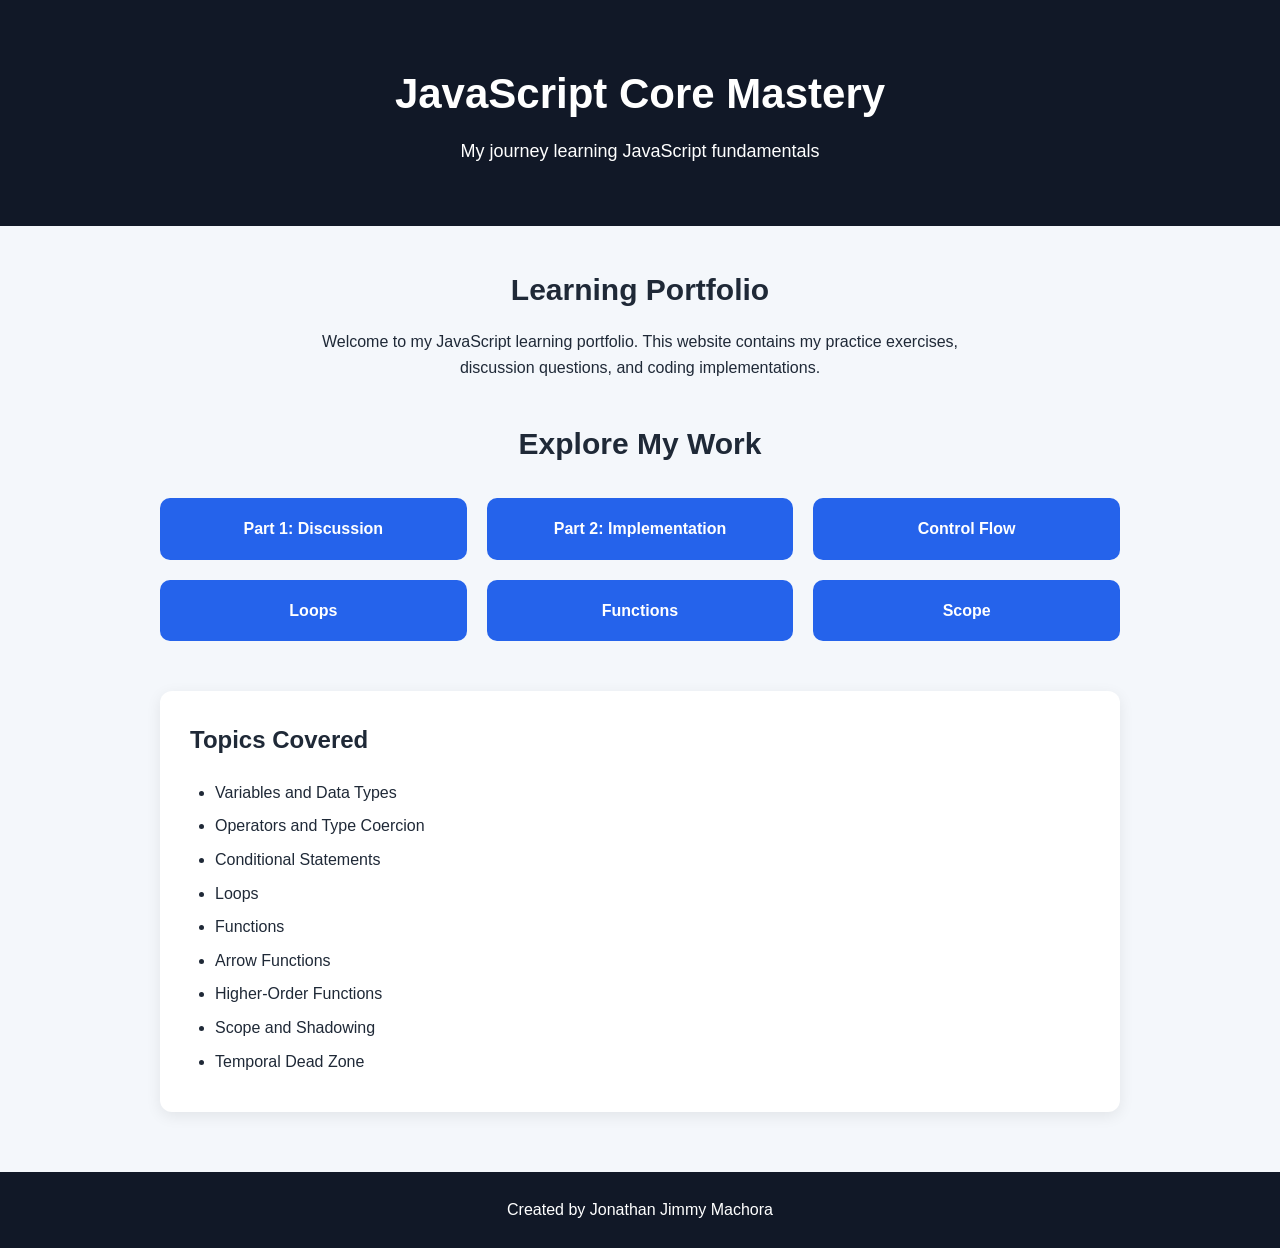
<file: index.html>
<!DOCTYPE html>
<html lang="en">
<head>
    <meta charset="UTF-8">
    <meta name="viewport" content="width=device-width, initial-scale=1.0">
    <title>JavaScript Core Mastery</title>
    <link rel="stylesheet" href="style.css">
</head>

<body>

    <header>
        <h1>JavaScript Core Mastery</h1>
        <p>My journey learning JavaScript fundamentals</p>
    </header>

    <main>

        <h2>Learning Portfolio</h2>

        <p>
            Welcome to my JavaScript learning portfolio.
            This website contains my practice exercises,
            discussion questions, and coding implementations.
        </p>

        <h2>Explore My Work</h2>

        <nav>
            <a href="part-1-discussion/">Part 1: Discussion</a>
            <a href="part-2-implementation/">Part 2: Implementation</a>
            <a href="control-flow/">Control Flow</a>
            <a href="loops/">Loops</a>
            <a href="functions/">Functions</a>
            <a href="scope/">Scope</a>
        </nav>

        <section>
            <h2>Topics Covered</h2>

            <ul>
                <li>Variables and Data Types</li>
                <li>Operators and Type Coercion</li>
                <li>Conditional Statements</li>
                <li>Loops</li>
                <li>Functions</li>
                <li>Arrow Functions</li>
                <li>Higher-Order Functions</li>
                <li>Scope and Shadowing</li>
                <li>Temporal Dead Zone</li>
            </ul>
        </section>

    </main>

    <footer>
        <p>Created by Jonathan Jimmy Machora</p>
    </footer>

</body>
</html>
</file>
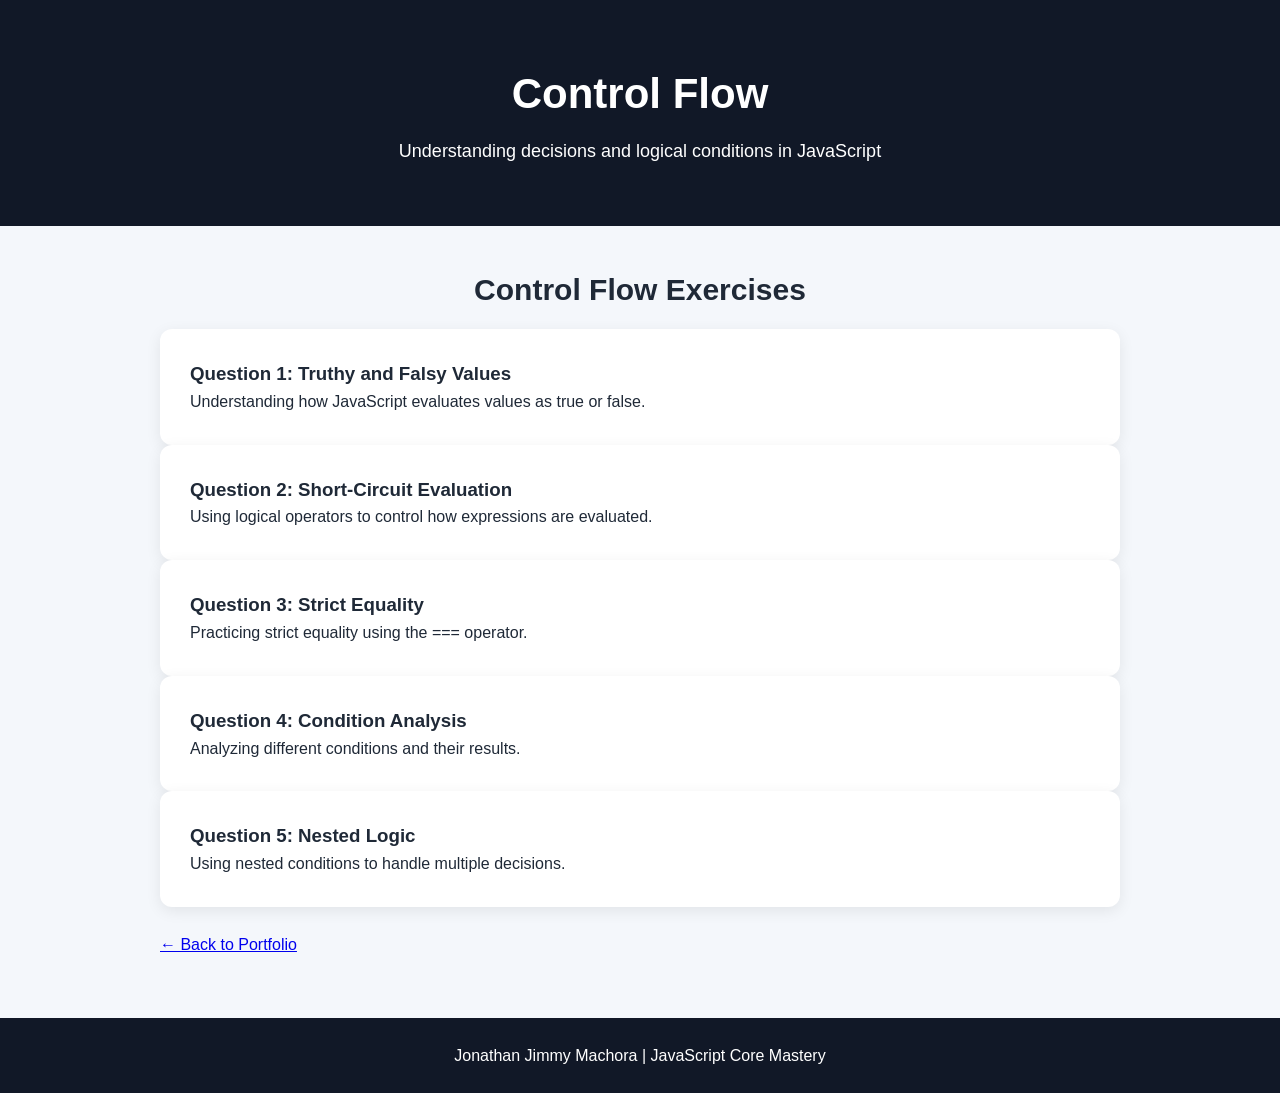
<file: control-flow/index.html>
<!DOCTYPE html>
<html lang="en">
<head>
    <meta charset="UTF-8">
    <meta name="viewport" content="width=device-width, initial-scale=1.0">
    <title>Control Flow - JavaScript</title>
    <link rel="stylesheet" href="../style.css">
</head>

<body>

    <header>
        <h1>Control Flow</h1>
        <p>Understanding decisions and logical conditions in JavaScript</p>
    </header>

    <main>

        <h2>Control Flow Exercises</h2>

        <section>
            <h3>Question 1: Truthy and Falsy Values</h3>
            <p>Understanding how JavaScript evaluates values as true or false.</p>
        </section>

        <section>
            <h3>Question 2: Short-Circuit Evaluation</h3>
            <p>Using logical operators to control how expressions are evaluated.</p>
        </section>

        <section>
            <h3>Question 3: Strict Equality</h3>
            <p>Practicing strict equality using the === operator.</p>
        </section>

        <section>
            <h3>Question 4: Condition Analysis</h3>
            <p>Analyzing different conditions and their results.</p>
        </section>

        <section>
            <h3>Question 5: Nested Logic</h3>
            <p>Using nested conditions to handle multiple decisions.</p>
        </section>

        <br>

        <a href="../index.html">← Back to Portfolio</a>

    </main>

    <footer>
        <p>Jonathan Jimmy Machora | JavaScript Core Mastery</p>
    </footer>

</body>
</html>
</file>
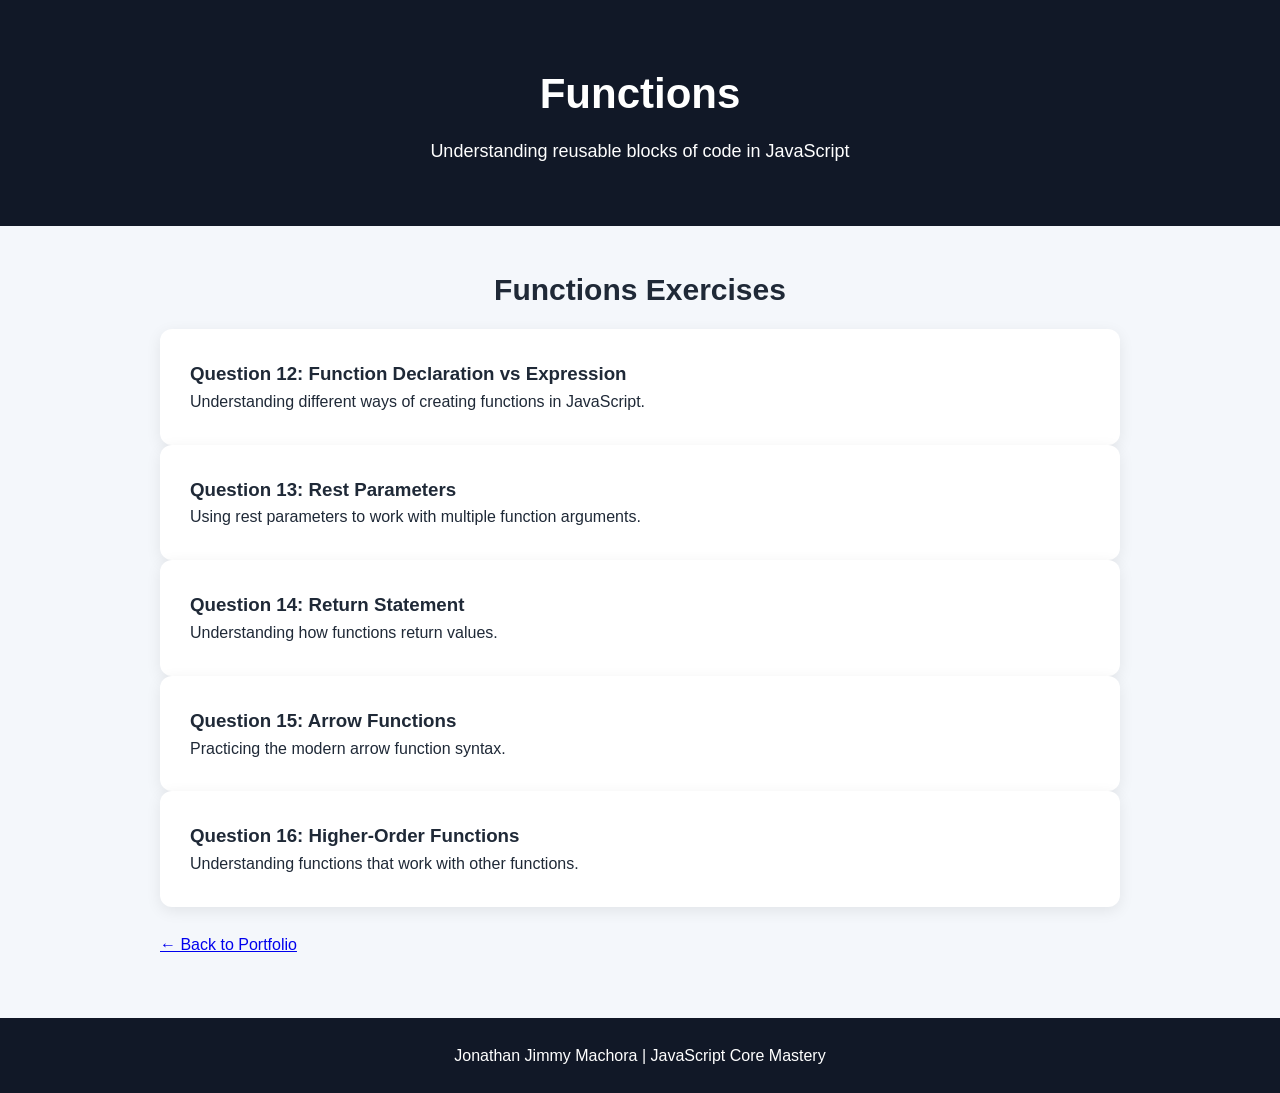
<file: functions/index.html>
<!DOCTYPE html>
<html lang="en">
<head>
    <meta charset="UTF-8">
    <meta name="viewport" content="width=device-width, initial-scale=1.0">
    <title>Functions - JavaScript</title>
    <link rel="stylesheet" href="../style.css">
</head>

<body>

    <header>
        <h1>Functions</h1>
        <p>Understanding reusable blocks of code in JavaScript</p>
    </header>

    <main>

        <h2>Functions Exercises</h2>

        <section>
            <h3>Question 12: Function Declaration vs Expression</h3>
            <p>Understanding different ways of creating functions in JavaScript.</p>
        </section>

        <section>
            <h3>Question 13: Rest Parameters</h3>
            <p>Using rest parameters to work with multiple function arguments.</p>
        </section>

        <section>
            <h3>Question 14: Return Statement</h3>
            <p>Understanding how functions return values.</p>
        </section>

        <section>
            <h3>Question 15: Arrow Functions</h3>
            <p>Practicing the modern arrow function syntax.</p>
        </section>

        <section>
            <h3>Question 16: Higher-Order Functions</h3>
            <p>Understanding functions that work with other functions.</p>
        </section>

        <br>

        <a href="../index.html">← Back to Portfolio</a>

    </main>

    <footer>
        <p>Jonathan Jimmy Machora | JavaScript Core Mastery</p>
    </footer>

</body>
</html>
</file>
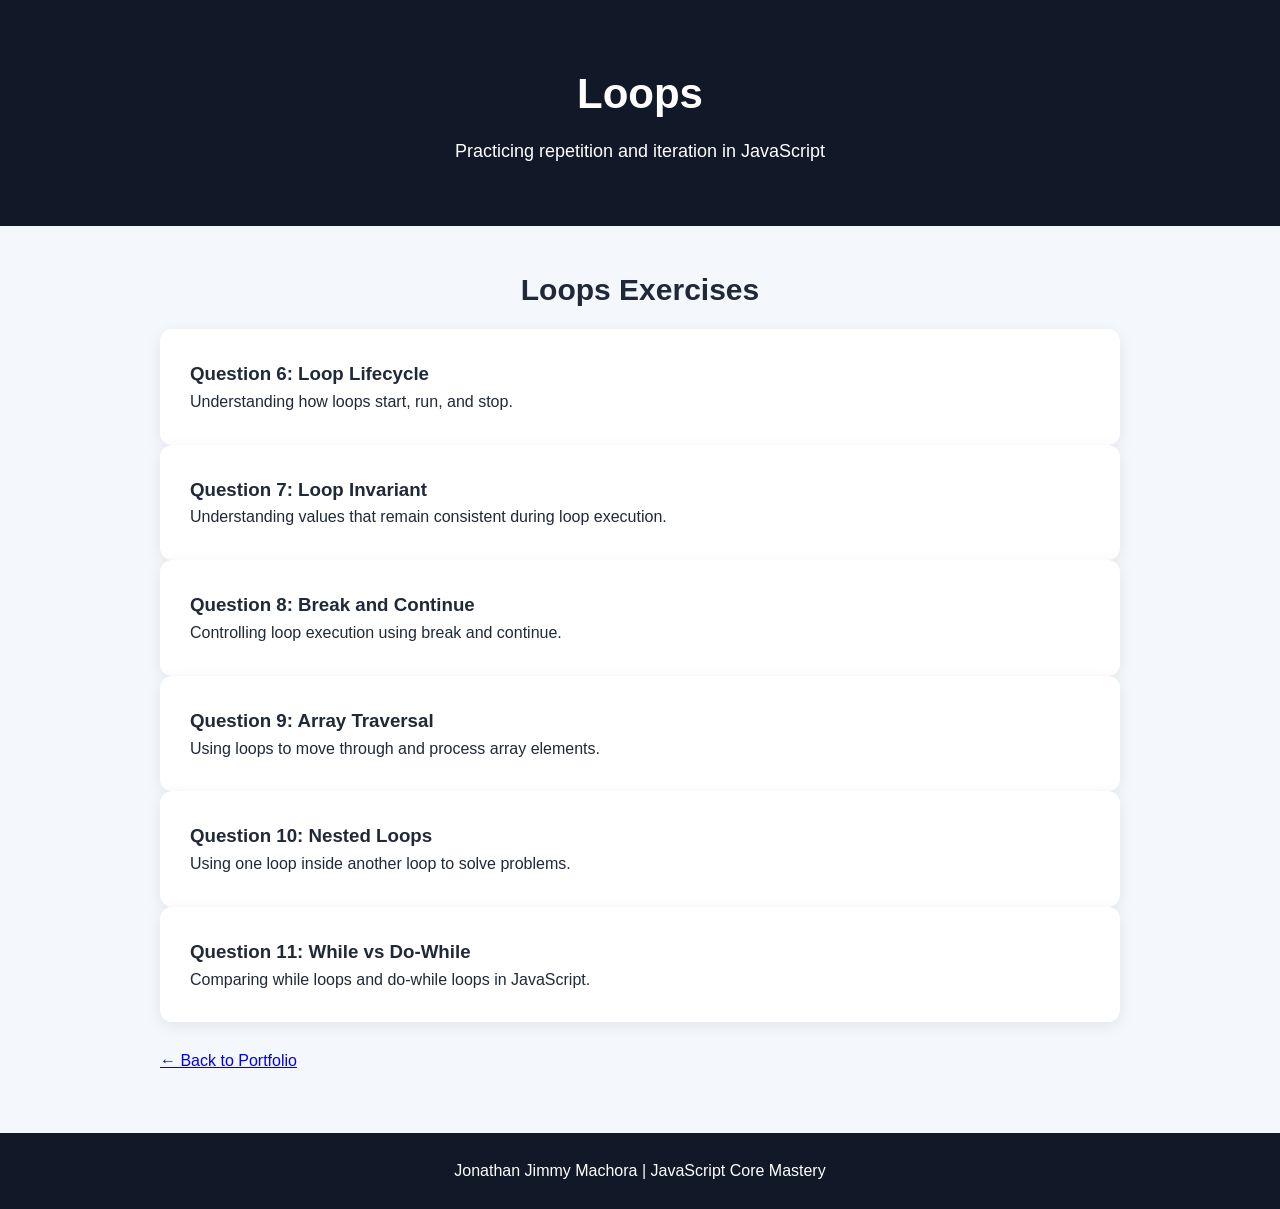
<file: loops/index.html>
<!DOCTYPE html>
<html lang="en">
<head>
    <meta charset="UTF-8">
    <meta name="viewport" content="width=device-width, initial-scale=1.0">
    <title>Loops - JavaScript</title>
    <link rel="stylesheet" href="../style.css">
</head>

<body>

    <header>
        <h1>Loops</h1>
        <p>Practicing repetition and iteration in JavaScript</p>
    </header>

    <main>

        <h2>Loops Exercises</h2>

        <section>
            <h3>Question 6: Loop Lifecycle</h3>
            <p>Understanding how loops start, run, and stop.</p>
        </section>

        <section>
            <h3>Question 7: Loop Invariant</h3>
            <p>Understanding values that remain consistent during loop execution.</p>
        </section>

        <section>
            <h3>Question 8: Break and Continue</h3>
            <p>Controlling loop execution using break and continue.</p>
        </section>

        <section>
            <h3>Question 9: Array Traversal</h3>
            <p>Using loops to move through and process array elements.</p>
        </section>

        <section>
            <h3>Question 10: Nested Loops</h3>
            <p>Using one loop inside another loop to solve problems.</p>
        </section>

        <section>
            <h3>Question 11: While vs Do-While</h3>
            <p>Comparing while loops and do-while loops in JavaScript.</p>
        </section>

        <br>

        <a href="../index.html">← Back to Portfolio</a>

    </main>

    <footer>
        <p>Jonathan Jimmy Machora | JavaScript Core Mastery</p>
    </footer>

</body>
</html>
</file>
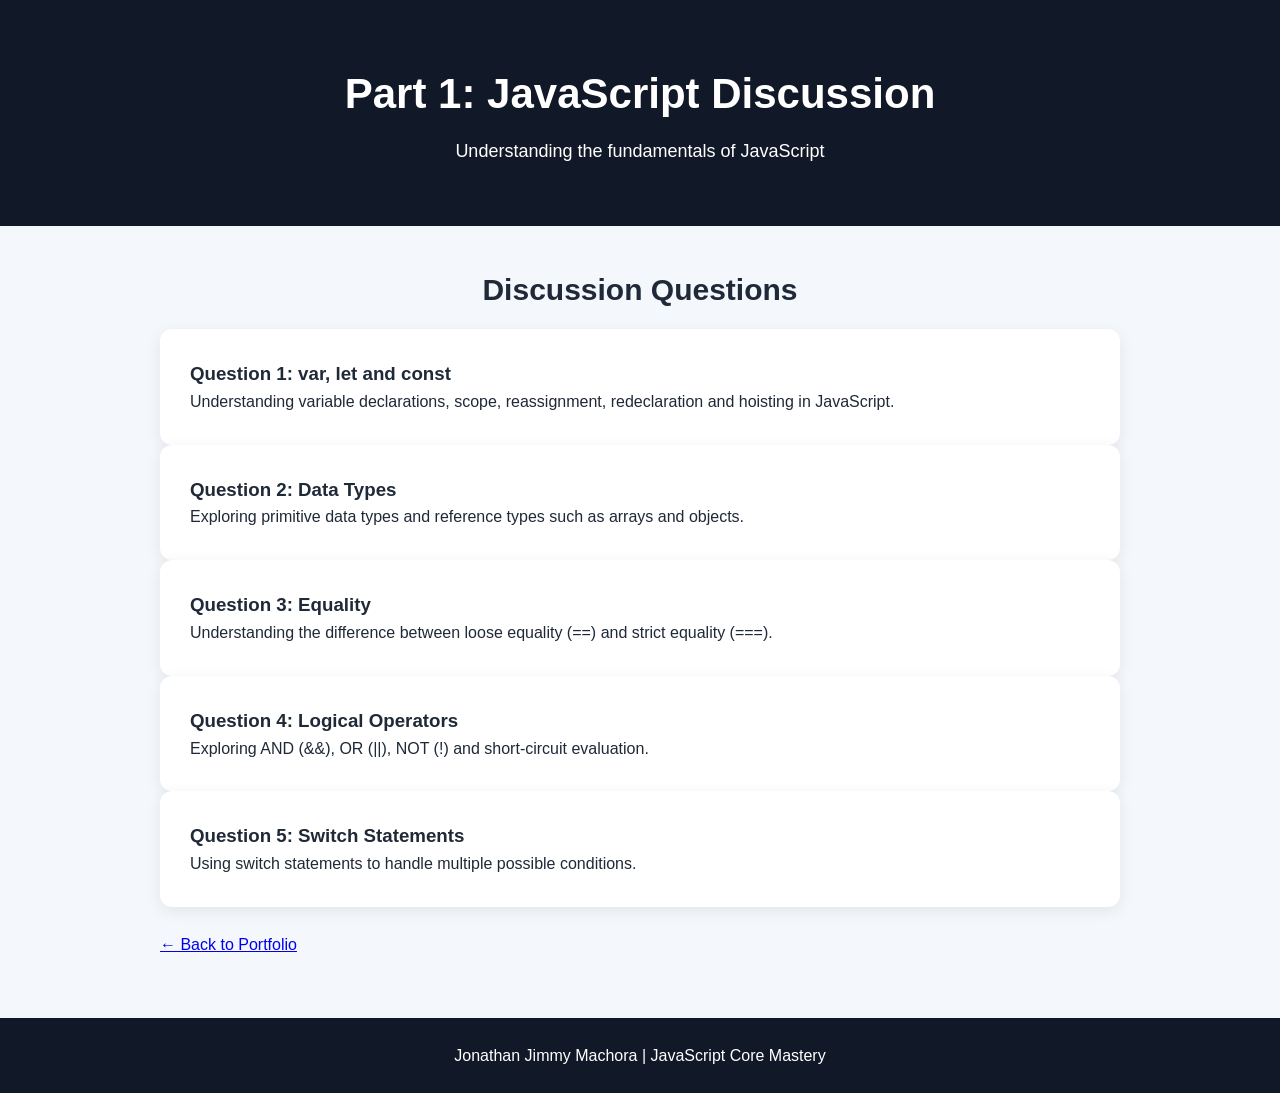
<file: part-1-discussion/index.html>
<!DOCTYPE html>
<html lang="en">
<head>
    <meta charset="UTF-8">
    <meta name="viewport" content="width=device-width, initial-scale=1.0">
    <title>Part 1 - JavaScript Discussion</title>
    <link rel="stylesheet" href="../style.css">
</head>

<body>

    <header>
        <h1>Part 1: JavaScript Discussion</h1>
        <p>Understanding the fundamentals of JavaScript</p>
    </header>

    <main>

        <h2>Discussion Questions</h2>

        <section>
            <h3>Question 1: var, let and const</h3>
            <p>
                Understanding variable declarations, scope, reassignment,
                redeclaration and hoisting in JavaScript.
            </p>
        </section>

        <section>
            <h3>Question 2: Data Types</h3>
            <p>
                Exploring primitive data types and reference types such as
                arrays and objects.
            </p>
        </section>

        <section>
            <h3>Question 3: Equality</h3>
            <p>
                Understanding the difference between loose equality (==)
                and strict equality (===).
            </p>
        </section>

        <section>
            <h3>Question 4: Logical Operators</h3>
            <p>
                Exploring AND (&&), OR (||), NOT (!) and
                short-circuit evaluation.
            </p>
        </section>

        <section>
            <h3>Question 5: Switch Statements</h3>
            <p>
                Using switch statements to handle multiple possible
                conditions.
            </p>
        </section>

        <br>

        <a href="../index.html">← Back to Portfolio</a>

    </main>

    <footer>
        <p>Jonathan Jimmy Machora | JavaScript Core Mastery</p>
    </footer>

</body>
</html>
</file>
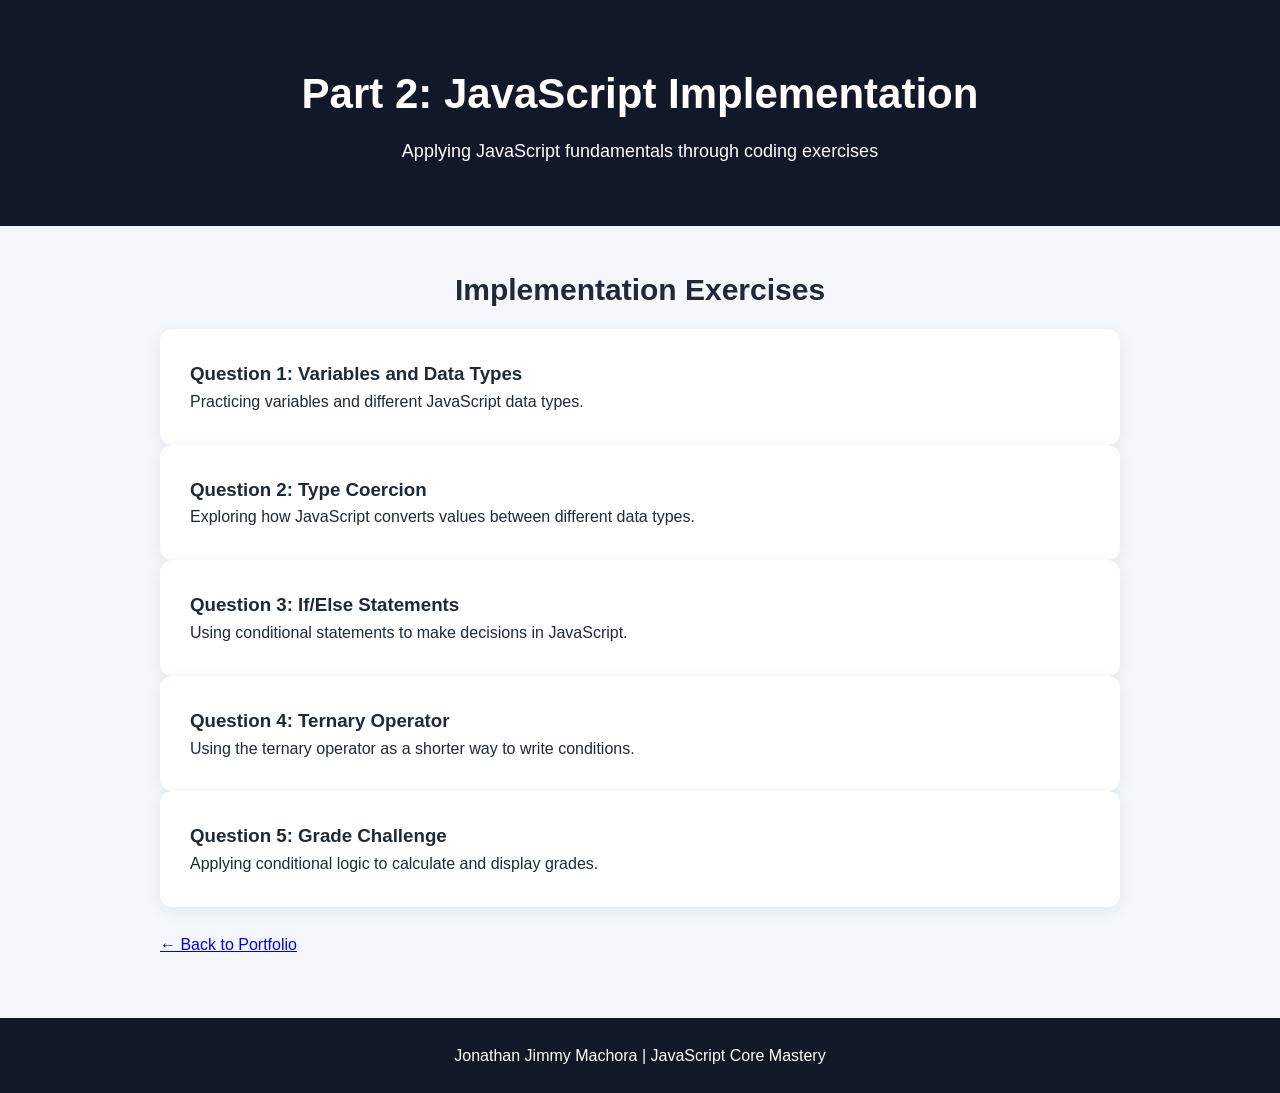
<file: part-2-implementation/index.html>
<!DOCTYPE html>
<html lang="en">
<head>
    <meta charset="UTF-8">
    <meta name="viewport" content="width=device-width, initial-scale=1.0">
    <title>Part 2 - JavaScript Implementation</title>
    <link rel="stylesheet" href="../style.css">
</head>

<body>

    <header>
        <h1>Part 2: JavaScript Implementation</h1>
        <p>Applying JavaScript fundamentals through coding exercises</p>
    </header>

    <main>

        <h2>Implementation Exercises</h2>

        <section>
            <h3>Question 1: Variables and Data Types</h3>
            <p>Practicing variables and different JavaScript data types.</p>
        </section>

        <section>
            <h3>Question 2: Type Coercion</h3>
            <p>Exploring how JavaScript converts values between different data types.</p>
        </section>

        <section>
            <h3>Question 3: If/Else Statements</h3>
            <p>Using conditional statements to make decisions in JavaScript.</p>
        </section>

        <section>
            <h3>Question 4: Ternary Operator</h3>
            <p>Using the ternary operator as a shorter way to write conditions.</p>
        </section>

        <section>
            <h3>Question 5: Grade Challenge</h3>
            <p>Applying conditional logic to calculate and display grades.</p>
        </section>

        <br>

        <a href="../index.html">← Back to Portfolio</a>

    </main>

    <footer>
        <p>Jonathan Jimmy Machora | JavaScript Core Mastery</p>
    </footer>

</body>
</html>
</file>
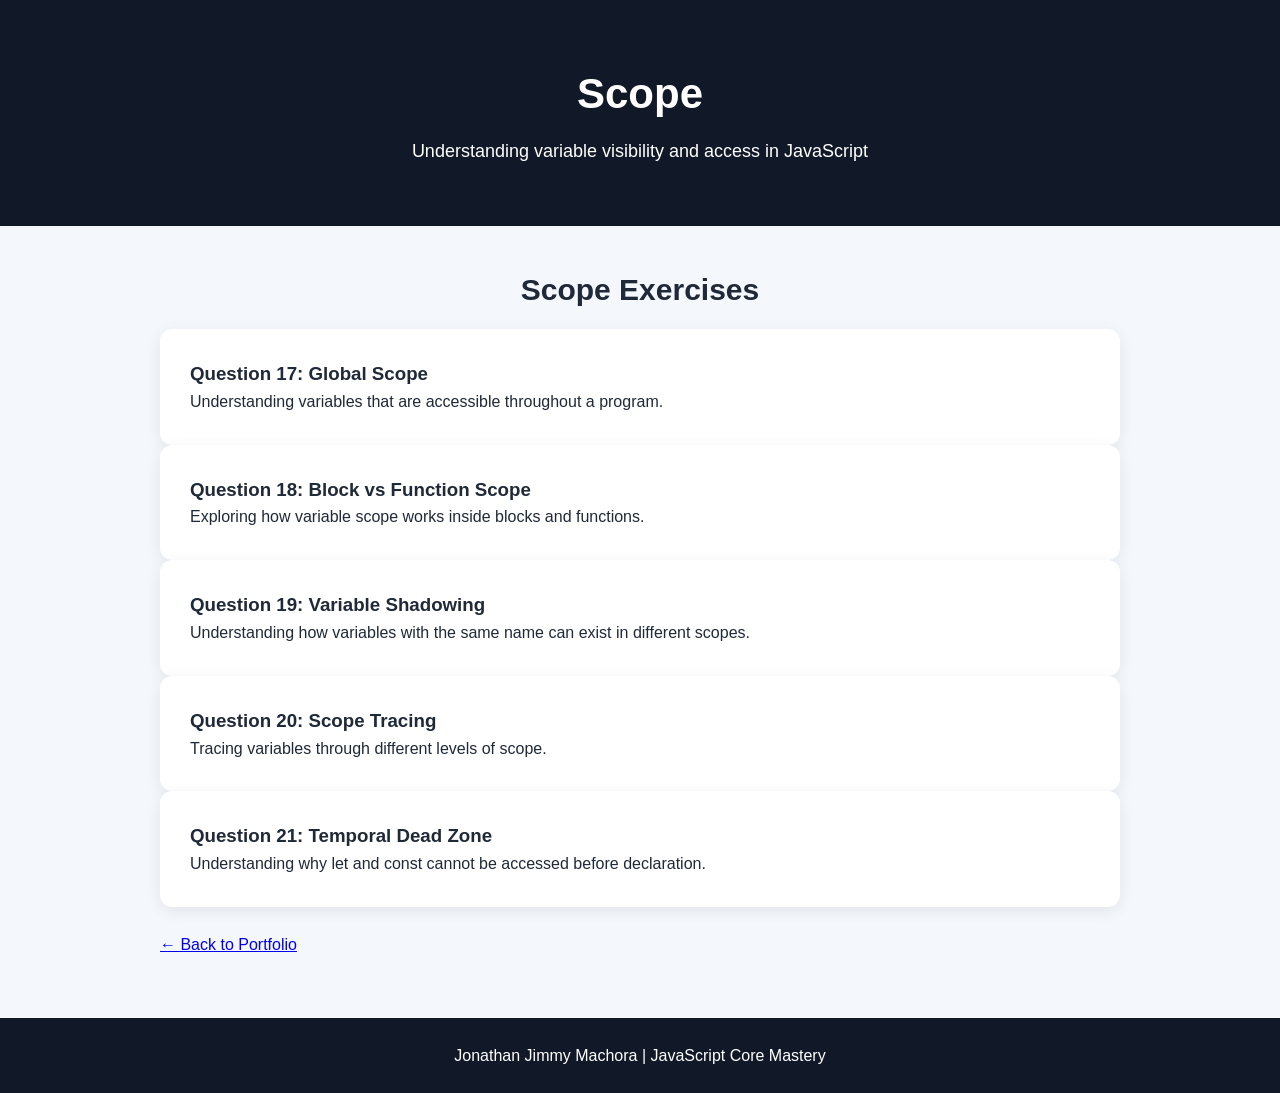
<file: scope/index.html>
<!DOCTYPE html>
<html lang="en">
<head>
    <meta charset="UTF-8">
    <meta name="viewport" content="width=device-width, initial-scale=1.0">
    <title>Scope - JavaScript</title>
    <link rel="stylesheet" href="../style.css">
</head>

<body>

    <header>
        <h1>Scope</h1>
        <p>Understanding variable visibility and access in JavaScript</p>
    </header>

    <main>

        <h2>Scope Exercises</h2>

        <section>
            <h3>Question 17: Global Scope</h3>
            <p>Understanding variables that are accessible throughout a program.</p>
        </section>

        <section>
            <h3>Question 18: Block vs Function Scope</h3>
            <p>Exploring how variable scope works inside blocks and functions.</p>
        </section>

        <section>
            <h3>Question 19: Variable Shadowing</h3>
            <p>Understanding how variables with the same name can exist in different scopes.</p>
        </section>

        <section>
            <h3>Question 20: Scope Tracing</h3>
            <p>Tracing variables through different levels of scope.</p>
        </section>

        <section>
            <h3>Question 21: Temporal Dead Zone</h3>
            <p>Understanding why let and const cannot be accessed before declaration.</p>
        </section>

        <br>

        <a href="../index.html">← Back to Portfolio</a>

    </main>

    <footer>
        <p>Jonathan Jimmy Machora | JavaScript Core Mastery</p>
    </footer>

</body>
</html>
</file>
<file: style.css>
/* ==========================================
   JavaScript Core Mastery - Portfolio
   ========================================== */

* {
    box-sizing: border-box;
    margin: 0;
    padding: 0;
}

body {
    font-family: Arial, sans-serif;
    background: #f4f7fb;
    color: #1f2937;
    line-height: 1.6;
}

/* Header */

header {
    background: #111827;
    color: white;
    text-align: center;
    padding: 60px 20px;
}

header h1 {
    font-size: 42px;
    margin-bottom: 10px;
}

header p {
    font-size: 18px;
}

/* Main content */

main {
    max-width: 1000px;
    margin: 40px auto;
    padding: 0 20px;
}

main > h2 {
    text-align: center;
    margin-bottom: 15px;
    font-size: 30px;
}

main > p {
    text-align: center;
    max-width: 700px;
    margin: 0 auto 40px;
}

/* Navigation */

nav {
    display: grid;
    grid-template-columns: repeat(3, 1fr);
    gap: 20px;
    margin: 30px 0 50px;
}

nav a {
    display: block;
    background: #2563eb;
    color: white;
    text-decoration: none;
    text-align: center;
    padding: 18px;
    border-radius: 10px;
    font-weight: bold;
    transition: 0.3s;
}

nav a:hover {
    background: #1d4ed8;
    transform: translateY(-3px);
}

/* Topics */

section {
    background: white;
    padding: 30px;
    border-radius: 12px;
    box-shadow: 0 4px 15px rgba(0, 0, 0, 0.08);
}

section h2 {
    margin-bottom: 20px;
}

section ul {
    padding-left: 25px;
}

section li {
    margin-bottom: 8px;
}

/* Footer */

footer {
    margin-top: 60px;
    background: #111827;
    color: white;
    text-align: center;
    padding: 25px;
}

/* Mobile */

@media (max-width: 700px) {
    header h1 {
        font-size: 32px;
    }

    nav {
        grid-template-columns: 1fr;
    }
}
</file>
